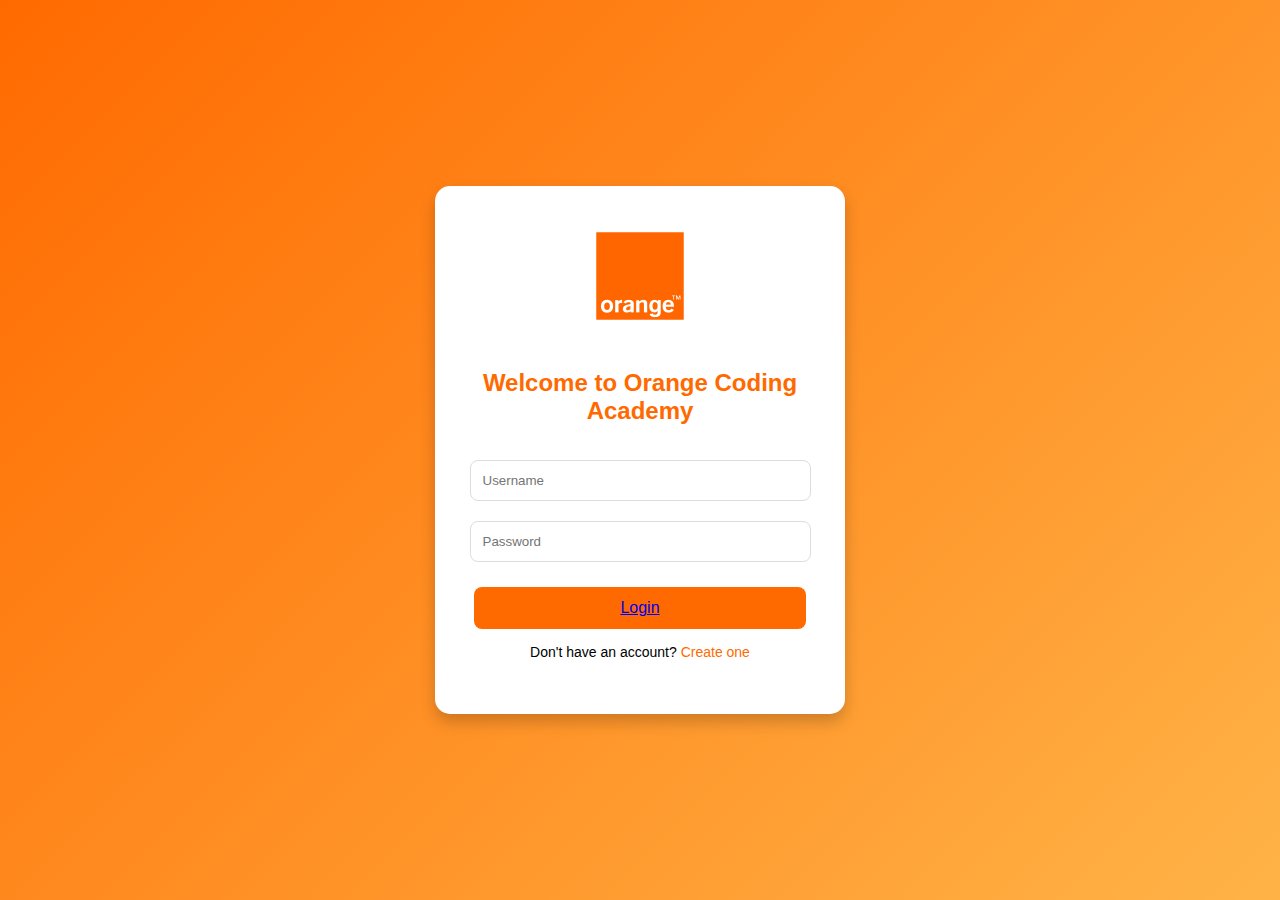
<file: index.html>
<!DOCTYPE html>
<html lang="en">
<head>
  <meta charset="UTF-8">
  <title>Login - Orange Coding Academy</title>
  <link rel="stylesheet" href="style.css">
</head>
<body>
  <div class="login-container">
    <img src="or2816o957-orange-logo-orange-logo-vector-download-logo-orange-vector.png" alt="Orange Logo" class="logo">
    <h2>Welcome to Orange Coding Academy</h2>
    <form action="#" method="post">
      <input type="text" name="username" placeholder="Username" required>
      <input type="password" name="password" placeholder="Password" required>
      <button type="submit"><a href="dashbord.html">Login</a></button>
    </form>
    <p class="note">Don't have an account? <a href="register.html">Create one</a></p>
  </div>
</body>
</html>
</file>
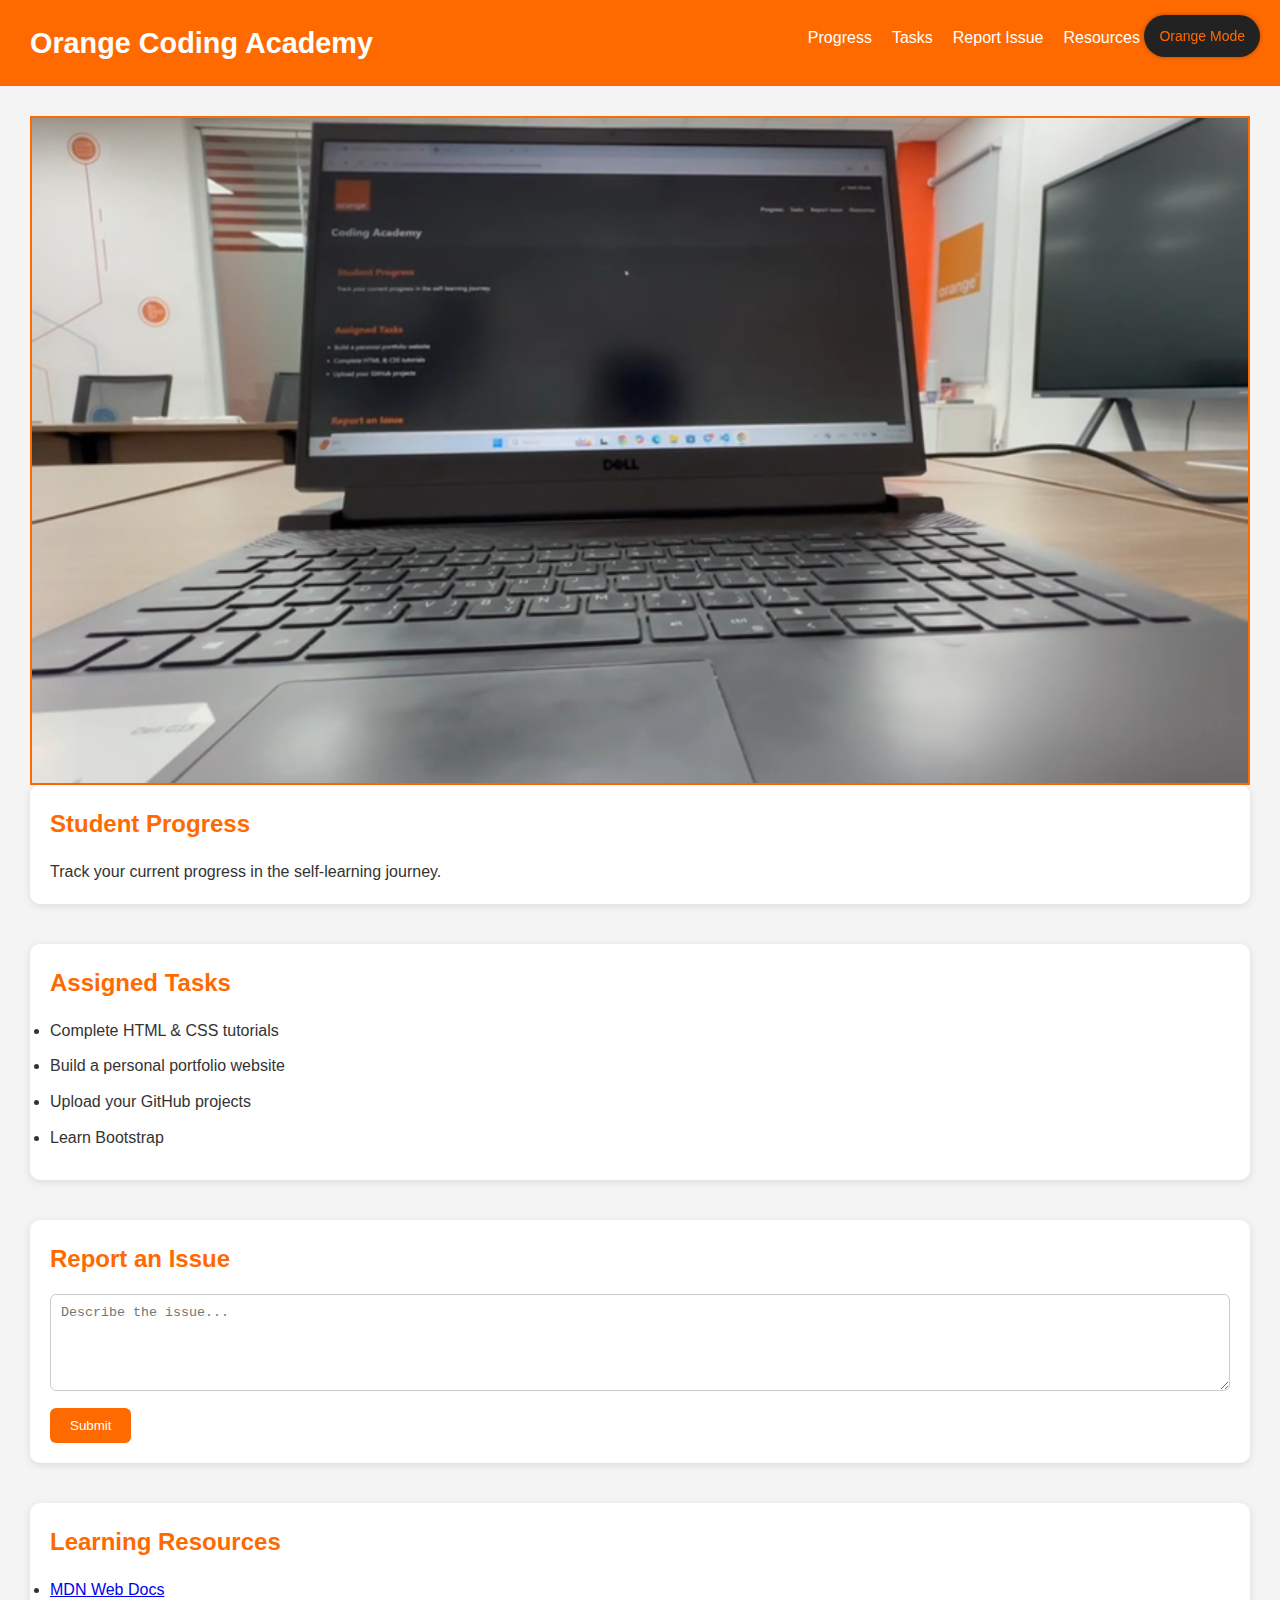
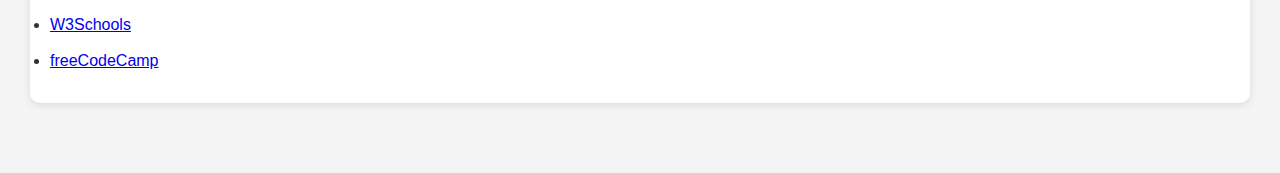
<file: dashbord.html>
<!DOCTYPE html>
<html lang="en">
<head>
  <meta charset="UTF-8">
  <title>Web Development - Self Learning</title>
  <link rel="stylesheet" href="dashbord.css">
  <meta name="viewport" content="width=device-width, initial-scale=1.0">

</head>
<body>

  <!-- Toggle Theme -->
   
  <input type="checkbox" id="dark-toggle" hidden>
  <label for="dark-toggle" class="toggle-label"> Orange Mode</label>

  <header>
    <div class="logo">
 
        <div class="Coding">Orange Coding Academy</div>
    </div>
    <nav>
      <ul>
        <li><a href="#progress">Progress</a></li>
        <li><a href="#tasks">Tasks</a></li>
        <li><a href="#report">Report Issue</a></li>
        <li><a href="#resources">Resources</a></li>
      </ul>
    </nav>
  </header>

  <main><div class="video-container">
<video autoplay loop muted playsinline style="width: 100%; height: auto;; ">
  <source src="IMG_1650.MOV" type="video/mp4">
  Your browser does not support the video tag.
</video></div>

    <section id="progress">
      <h2>Student Progress</h2>
      <p>Track your current progress in the self-learning journey.</p>
    </section>

    <section id="tasks">
      <h2>Assigned Tasks</h2>
      <ul>
        <li>Complete HTML & CSS tutorials</li>
        <li>Build a personal portfolio website</li>
        <li>Upload your GitHub projects</li>
        <li>Learn Bootstrap</li>
      </ul>
    </section>

    <section id="report">
      <h2>Report an Issue</h2>
      <form>
        <textarea placeholder="Describe the issue..." rows="5" required></textarea><br>
        <button type="submit">Submit</button>
      </form>
    </section>

    <section id="resources">
      <h2>Learning Resources</h2>
      <ul>
        <li><a href="https://developer.mozilla.org/">MDN Web Docs</a></li>
        <li><a href="https://www.w3schools.com/">W3Schools</a></li>
        <li><a href="https://freecodecamp.org/">freeCodeCamp</a></li>
      </ul>
    </section>
  </main>
</body>
</html>
</file>
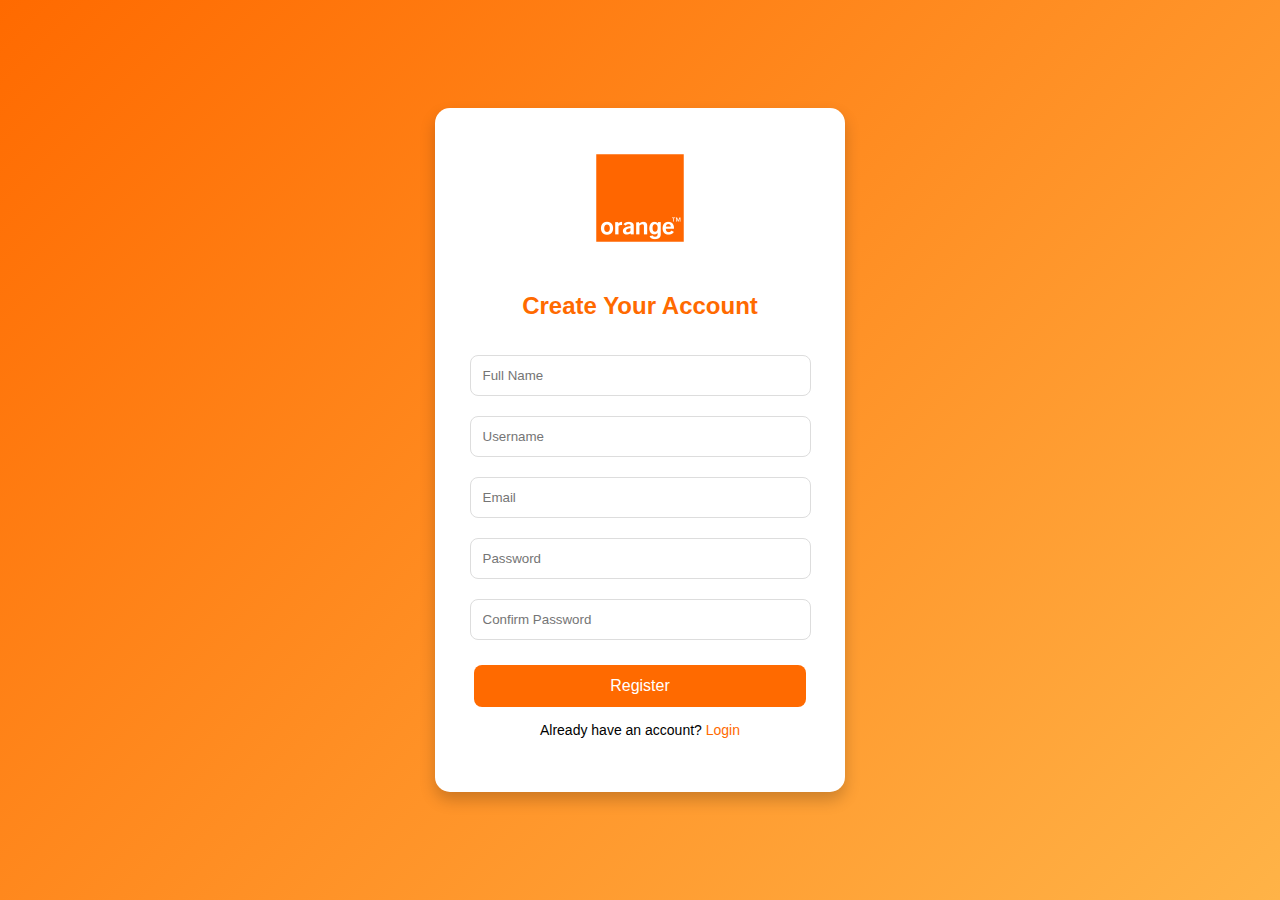
<file: register.html>
<!DOCTYPE html>
<html lang="en">
<head>
  <meta charset="UTF-8">
  <title>Register - Orange Coding Academy</title>
  <link rel="stylesheet" href="style.css">
  <meta name="viewport" content="width=device-width, initial-scale=1.0">

</head>
<body>
  <div class="login-container">
    <img src="or2816o957-orange-logo-orange-logo-vector-download-logo-orange-vector.png" alt="Orange Logo" class="logo">
    <h2>Create Your Account</h2>
    <form action="#" method="post">
      <input type="text" name="fullname" placeholder="Full Name" required>
      <input type="text" name="username" placeholder="Username" required>
      <input type="email" name="email" placeholder="Email" required>
      <input type="password" name="password" placeholder="Password" required>
      <input type="password" name="confirm_password" placeholder="Confirm Password" required>
      <button type="submit">Register</button>
    </form>
    <p class="note">Already have an account? <a href="index.html">Login</a></p>
  </div>
</body>
</html>
</file>
<file: style.css>
body {
  margin: 0;
  padding: 0;
  background: linear-gradient(135deg, #ff6a00, #ffb347);
  font-family: 'Segoe UI', sans-serif;
  display: flex;
  justify-content: center;
  align-items: center;
  height: 100vh;
}

.login-container {
  background-color: white;
  padding: 40px 30px;
  border-radius: 15px;
  box-shadow: 0 8px 16px rgba(0,0,0,0.2);
  width: 350px;
  text-align: center;
}

.logo {
  width: 100px;
  margin-bottom: 20px;
}

h2 {
  margin-bottom: 25px;
  color: #ff6a00;
}

input[type="text"],
input[type="password"],input[type="email"] {
  width: 90%;
  padding: 12px;
  margin: 10px 0;
  border: 1px solid #ddd;
  border-radius: 8px;
}

button {
  width: 95%;
  padding: 12px;
  background-color: #ff6a00;
  color: white;
  border: none;
  border-radius: 8px;
  font-size: 16px;
  cursor: pointer;
  margin-top: 15px;
  transition: background 0.3s ease;
}

button:hover {
  background-color: #e55b00;
}

.note {
  margin-top: 15px;
  font-size: 14px;
}

.note a {
  color: #ff6a00;
  text-decoration: none;
}
</file>
<file: dashbord.css>
/* Reset + Base */
* {
  margin: 0;
  padding: 0;
  box-sizing: border-box;
}
body {
  font-family: 'Segoe UI', sans-serif;
  line-height: 1.6;
  background-color: #f4f4f4;
  color: #333;
  transition: background 0.3s, color 0.3s;
}


/* Dark Mode (when checkbox checked) */
#dark-toggle:checked ~ header {
  background-color: #222;
  color:  #ff6a00;
}
#dark-toggle:checked ~ main,
#dark-toggle:checked ~ main section {
  background-color: #121212;
  color: #eee;
}
#dark-toggle:checked ~ main section a {
  color: #9fd3ff;
}
#dark-toggle:checked ~ .toggle-label {
  background-color: #ff6a00;
  color: #fff;
}

/* Toggle Button */
.toggle-label {
  position: fixed;
  top: 15px;
  right: 20px;
  background-color:#222;
  padding: 10px 15px;
  border-radius: 30px;
  box-shadow: 0 0 5px rgba(0,0,0,0.3);
  cursor: pointer;
  z-index: 1000;
  font-size: 14px;
  transition: background 0.3s;
  color: #ff6a00;
}


header {
  background-color: #ff6a00;
  color: white;
  padding: 20px 30px;
  display: flex;
  justify-content: space-between;
  align-items: center;
  flex-wrap: wrap;
}
.toggle-container{
    background-color: #ff6a00;
}
.logo {
  font-size: 1.8rem;
  font-weight: bold;

}
.logo1 {
  width: 100px;
  margin-bottom: 20px;
}
.coding{
    display: flex;
    justify-content: center;
    align-items: center;
    width: 100px;
    margin-bottom: 200px;
}

nav ul {
  list-style: none;
  display: flex;
  gap: 20px;
  flex-wrap: wrap;
  padding-right: 110px;
}
nav ul li a {
  color: white;
  text-decoration: none;
  font-weight: 500;
  animation: hoverAnimation 0.3s ease-in-out;
  
}
nav ul li a:hover {
  background-color: #eee;
  border-radius: 10px;
  color: #ff6a00;
   

}

main {
  padding: 30px;
}
.video-container{
    display: flex;
    justify-content: center;
    align-items: center;
    border: solid 2px #ff6a00;
    
}
section {
  margin-bottom: 40px;
  background: white;
  padding: 20px;
  border-radius: 10px;
  box-shadow: 0 2px 8px rgba(0,0,0,0.1);
  transition: background 0.3s, color 0.3s;
}
h2 {
  margin-bottom: 15px;
  color: #ff6a00;
}
form textarea {
  width: 100%;
  padding: 10px;
  border: 1px solid #ccc;
  border-radius: 6px;
}
form button {
  margin-top: 10px;
  padding: 10px 20px;
  background-color: #ff6a00;
  color: white;
  border: none;
  border-radius: 6px;
  cursor: pointer;
  transition: background 0.3s;
}
form button:hover {
  background-color: #e55b00;
}
ul li {
  margin-bottom: 10px;
}

/* Responsive */
@media (max-width: 768px) {
  header {
    flex-direction: column;
    align-items: flex-start;
  }

  nav ul {
    flex-direction: column;
    gap: 10px;
    margin-top: 10px;
  }

  .toggle-label {
     
    font-size: 12px;
    position: absolute; 
    top: 0; 
    right: 0;
  }
}
</file>
